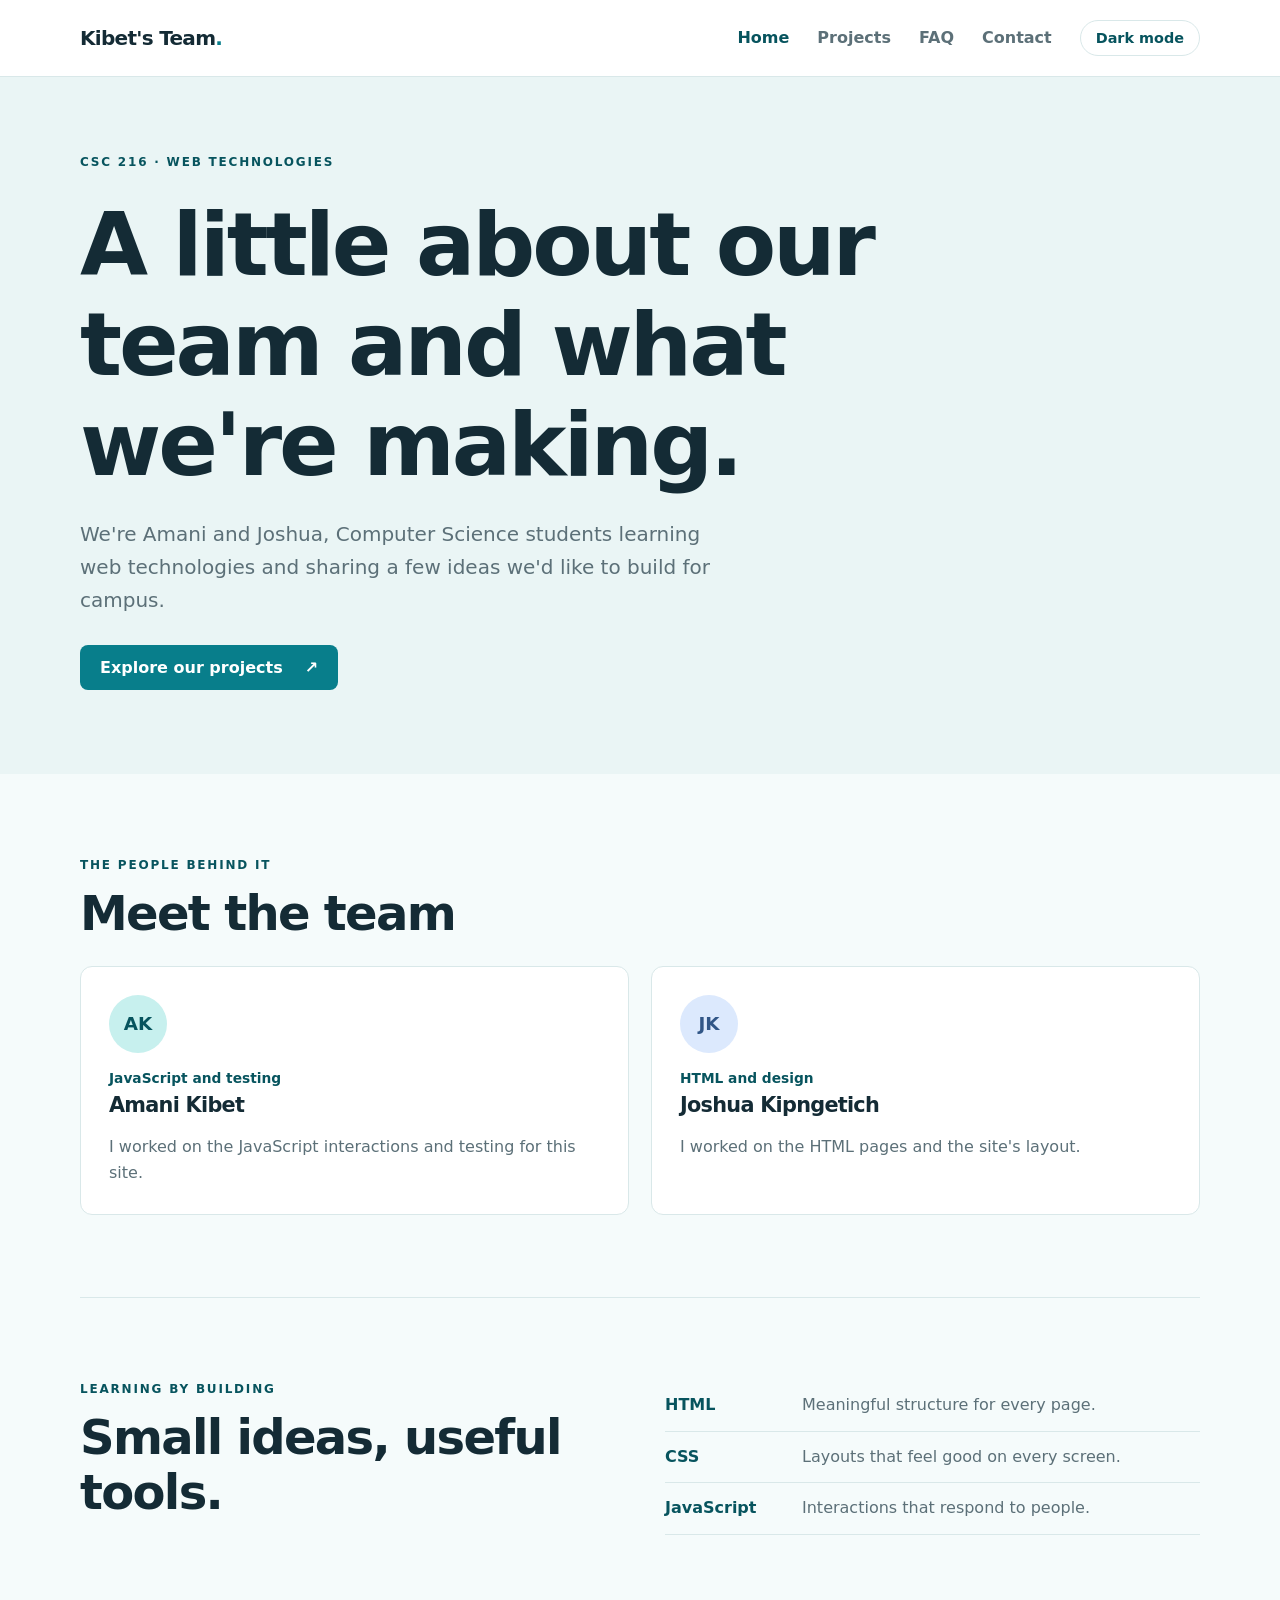
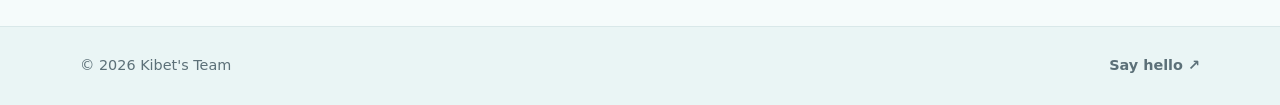
<file: index.html>
<!doctype html>
<html lang="en">
  <head>
    <meta charset="UTF-8" />
    <meta name="viewport" content="width=device-width, initial-scale=1.0" />
    <meta
      name="description"
      content="Kibet's Team builds useful web projects for campus life."
    />
    <title>Home | Kibet's Team</title>
    <link rel="stylesheet" href="css/styles.css" />
    <script src="js/script.js" defer></script>
  </head>
  <body>
    <a class="skip-link" href="#main">Skip to main content</a>
    <header class="site-header">
      <div class="container header-inner">
        <a class="logo" href="index.html">Kibet's Team<span>.</span></a>
        <button
          class="nav-toggle"
          type="button"
          aria-expanded="false"
          aria-controls="site-nav"
        >
          Menu
        </button>
        <nav id="site-nav" class="site-nav" aria-label="Main">
          <ul>
            <li><a href="index.html" aria-current="page">Home</a></li>
            <li><a href="projects.html">Projects</a></li>
            <li><a href="faq.html">FAQ</a></li>
            <li><a href="contact.html">Contact</a></li>
          </ul>
        </nav>
        <button class="theme-toggle" type="button" aria-pressed="false">
          Dark mode
        </button>
      </div>
    </header>
    <main id="main">
      <section class="hero">
        <div class="container hero-inner">
          <p class="eyebrow">CSC 216 · WEB TECHNOLOGIES</p>
          <h1>A little about our team and what we're making.</h1>
          <p class="lead">
            We're Amani and Joshua, Computer Science students learning web
            technologies and sharing a few ideas we'd like to build for campus.
          </p>
          <a class="button" href="projects.html"
            >Explore our projects <span aria-hidden="true">↗</span></a
          >
        </div>
      </section>
      <section class="container section" aria-labelledby="team-heading">
        <div class="section-heading">
          <p class="eyebrow">THE PEOPLE BEHIND IT</p>
          <h2 id="team-heading">Meet the team</h2>
        </div>
        <div class="team-grid">
          <article class="card profile-card">
            <div class="avatar" aria-hidden="true">AK</div>
            <p class="role">JavaScript and testing</p>
            <h3>Amani Kibet</h3>
            <p>
              I worked on the JavaScript interactions and testing for this site.
            </p>
          </article>
          <article class="card profile-card">
            <div class="avatar avatar-alt" aria-hidden="true">JK</div>
            <p class="role">HTML and design</p>
            <h3>Joshua Kipngetich</h3>
            <p>
              I worked on the HTML pages and the site's layout.
            </p>
          </article>
        </div>
      </section>
      <section
        class="container section learning"
        aria-labelledby="learning-heading"
      >
        <div>
          <p class="eyebrow">LEARNING BY BUILDING</p>
          <h2 id="learning-heading">Small ideas, useful tools.</h2>
        </div>
        <ul class="skill-list">
          <li>
            <strong>HTML</strong
            ><span>Meaningful structure for every page.</span>
          </li>
          <li>
            <strong>CSS</strong
            ><span>Layouts that feel good on every screen.</span>
          </li>
          <li>
            <strong>JavaScript</strong
            ><span>Interactions that respond to people.</span>
          </li>
        </ul>
      </section>
    </main>
    <footer class="site-footer">
      <div class="container footer-inner">
        <p>© <span id="year">2026</span> Kibet's Team</p>
        <a href="contact.html">Say hello <span aria-hidden="true">↗</span></a>
      </div>
    </footer>
  </body>
</html>
</file>
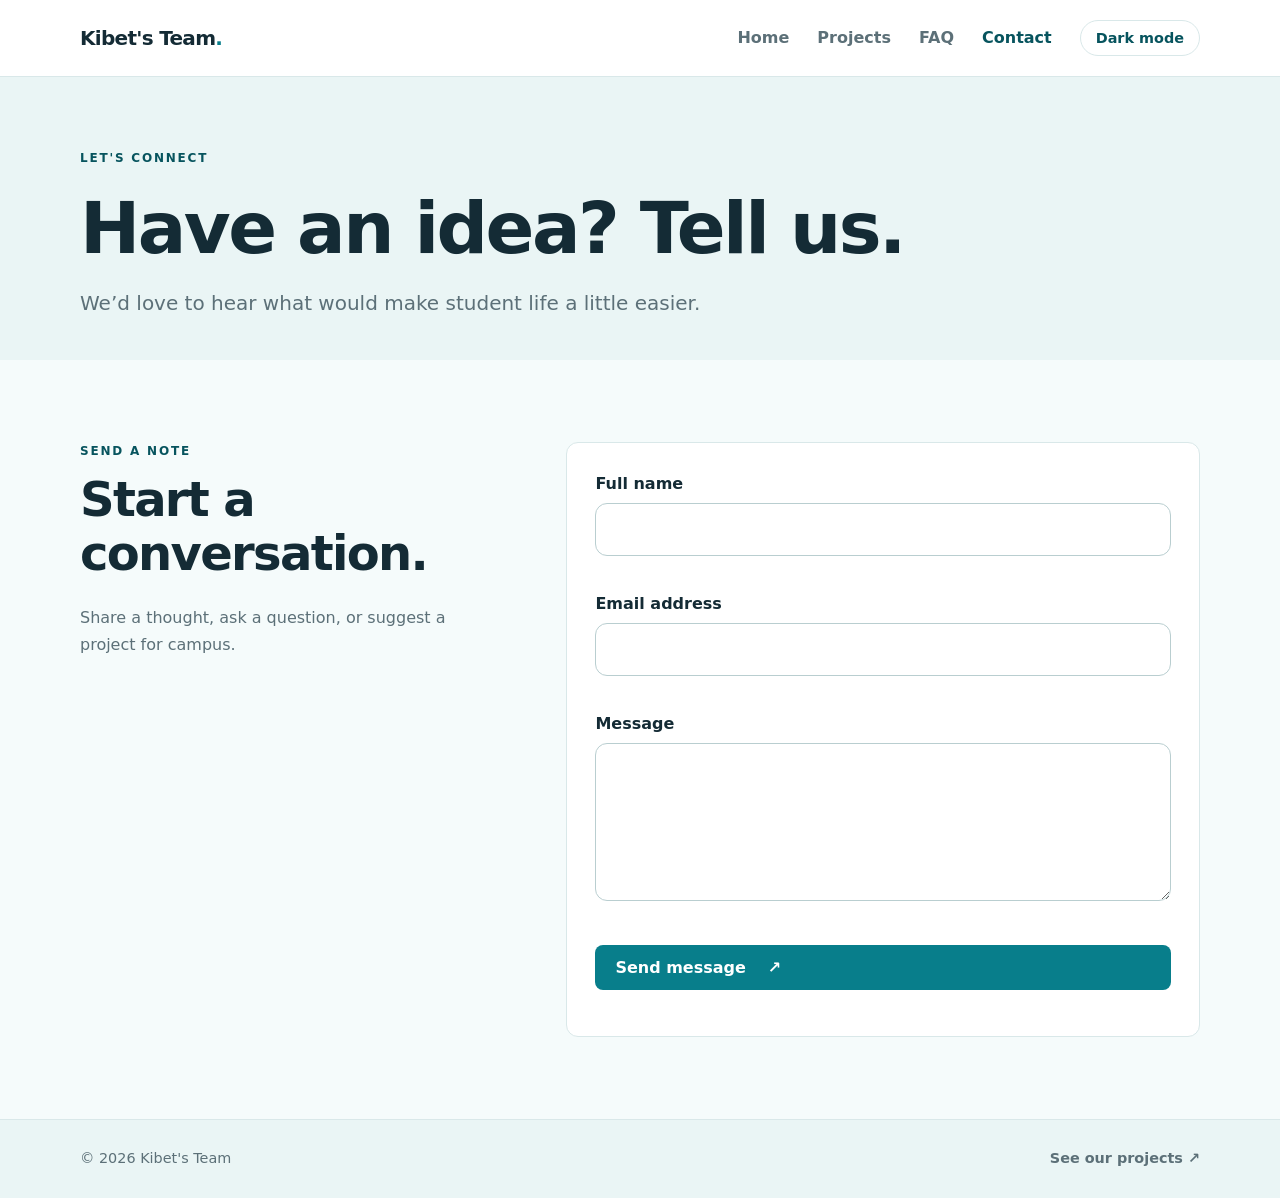
<file: contact.html>
<!doctype html>
<html lang="en">
  <head>
    <meta charset="UTF-8" />
    <meta name="viewport" content="width=device-width, initial-scale=1.0" />
    <meta
      name="description"
      content="Contact Kibet's Team about student focused web projects."
    />
    <title>Contact | Kibet's Team</title>
    <link rel="stylesheet" href="css/styles.css" />
    <script src="js/script.js" defer></script>
  </head>
  <body>
    <a class="skip-link" href="#main">Skip to main content</a>
    <header class="site-header">
      <div class="container header-inner">
        <a class="logo" href="index.html">Kibet's Team<span>.</span></a
        ><button
          class="nav-toggle"
          type="button"
          aria-expanded="false"
          aria-controls="site-nav"
        >
          Menu
        </button>
        <nav id="site-nav" class="site-nav" aria-label="Main">
          <ul>
            <li><a href="index.html">Home</a></li>
            <li><a href="projects.html">Projects</a></li>
            <li><a href="faq.html">FAQ</a></li>
            <li><a href="contact.html" aria-current="page">Contact</a></li>
          </ul>
        </nav>
        <button class="theme-toggle" type="button" aria-pressed="false">
          Dark mode
        </button>
      </div>
    </header>
    <main id="main">
      <section class="page-hero">
        <div class="container">
          <p class="eyebrow">LET'S CONNECT</p>
          <h1>Have an idea? Tell us.</h1>
          <p class="lead">
            We’d love to hear what would make student life a little easier.
          </p>
        </div>
      </section>
      <section class="container section contact-layout">
        <div>
          <p class="eyebrow">SEND A NOTE</p>
          <h2>Start a conversation.</h2>
          <p>
            Share a thought, ask a question, or suggest a project for campus.
          </p>
        </div>
        <form id="contact-form" class="contact-form" novalidate>
          <div class="form-field">
            <label for="name">Full name</label
            ><input
              id="name"
              name="name"
              autocomplete="name"
              required
              aria-describedby="name-error"
            /><small class="error" id="name-error"></small>
          </div>
          <div class="form-field">
            <label for="email">Email address</label
            ><input
              id="email"
              name="email"
              type="email"
              autocomplete="email"
              required
              aria-describedby="email-error"
            /><small class="error" id="email-error"></small>
          </div>
          <div class="form-field">
            <label for="message">Message</label
            ><textarea
              id="message"
              name="message"
              rows="5"
              required
              aria-describedby="message-error"
            ></textarea
            ><small class="error" id="message-error"></small>
          </div>
          <button class="button" type="submit">
            Send message <span aria-hidden="true">↗</span>
          </button>
          <p
            id="form-success"
            class="success-message"
            role="status"
            aria-live="polite"
          ></p>
        </form>
      </section>
    </main>
    <footer class="site-footer">
      <div class="container footer-inner">
        <p>© <span id="year">2026</span> Kibet's Team</p>
        <a href="projects.html"
          >See our projects <span aria-hidden="true">↗</span></a
        >
      </div>
    </footer>
  </body>
</html>
</file>
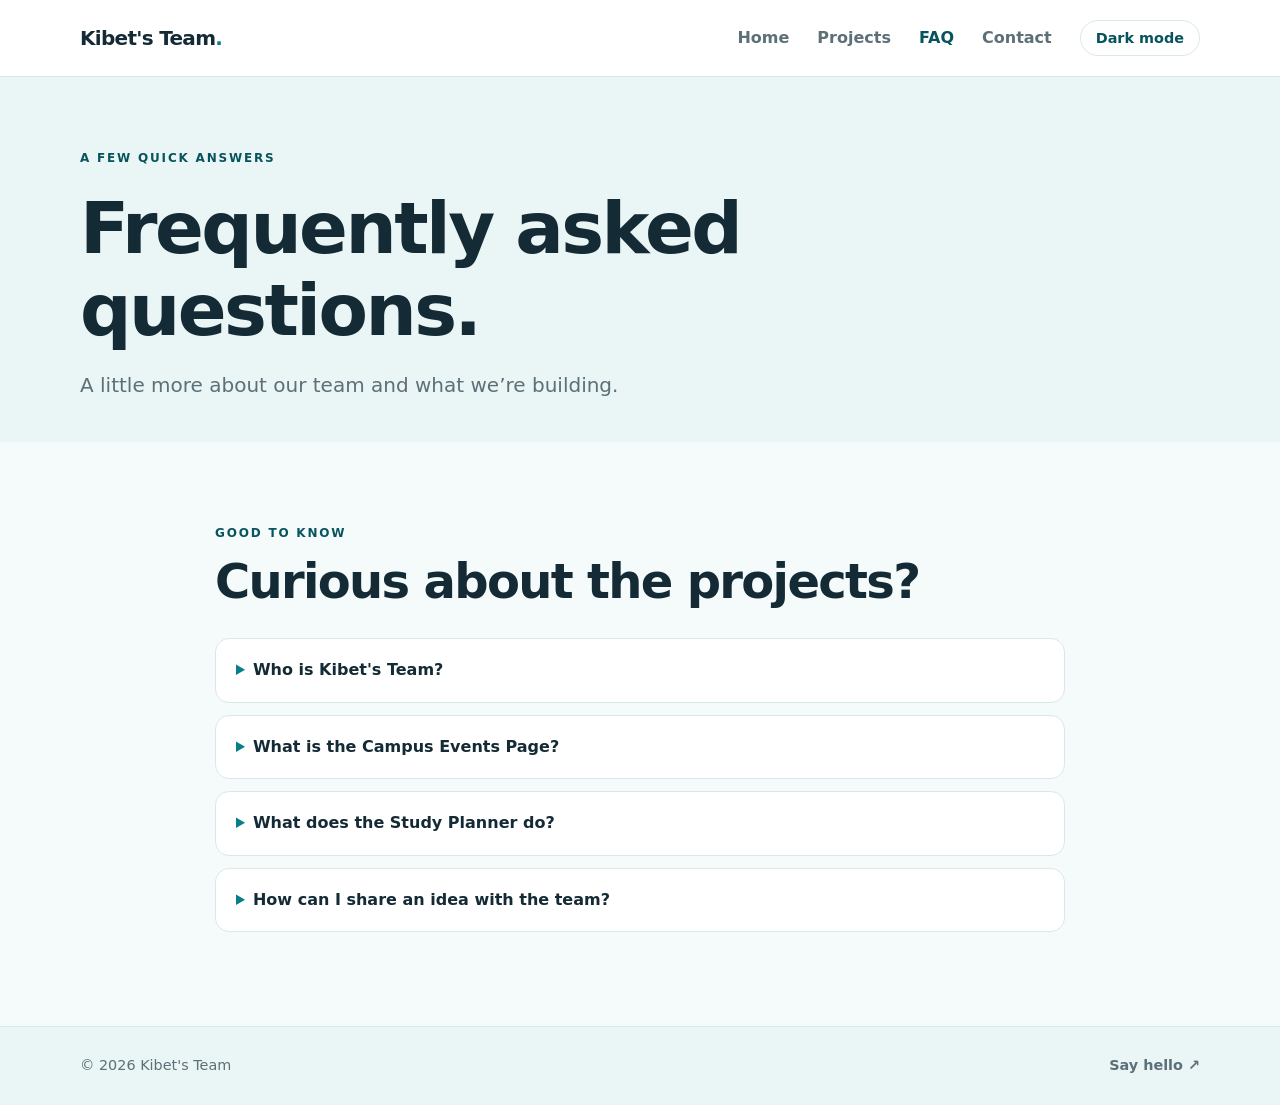
<file: faq.html>
<!doctype html>
<html lang="en">
  <head>
    <meta charset="UTF-8" />
    <meta name="viewport" content="width=device-width, initial-scale=1.0" />
    <meta
      name="description"
      content="Frequently asked questions about Kibet's Team and our student web projects."
    />
    <title>FAQ | Kibet's Team</title>
    <link rel="stylesheet" href="css/styles.css" />
    <script src="js/script.js" defer></script>
  </head>
  <body>
    <a class="skip-link" href="#main">Skip to main content</a>
    <header class="site-header">
      <div class="container header-inner">
        <a class="logo" href="index.html">Kibet's Team<span>.</span></a
        ><button
          class="nav-toggle"
          type="button"
          aria-expanded="false"
          aria-controls="site-nav"
        >
          Menu
        </button>
        <nav id="site-nav" class="site-nav" aria-label="Main">
          <ul>
            <li><a href="index.html">Home</a></li>
            <li><a href="projects.html">Projects</a></li>
            <li><a href="faq.html" aria-current="page">FAQ</a></li>
            <li><a href="contact.html">Contact</a></li>
          </ul>
        </nav>
        <button class="theme-toggle" type="button" aria-pressed="false">
          Dark mode
        </button>
      </div>
    </header>
    <main id="main">
      <section class="page-hero">
        <div class="container">
          <p class="eyebrow">A FEW QUICK ANSWERS</p>
          <h1>Frequently asked questions.</h1>
          <p class="lead">
            A little more about our team and what we’re building.
          </p>
        </div>
      </section>
      <section class="container section faq-list" aria-labelledby="faq-heading">
        <p class="eyebrow">GOOD TO KNOW</p>
        <h2 id="faq-heading">Curious about the projects?</h2>
        <details class="faq-item">
          <summary>Who is Kibet's Team?</summary>
          <p>
            We are Amani Kibet and Joshua Kipngetich, Computer Science students
            learning web technologies through small, useful projects.
          </p>
        </details>
        <details class="faq-item">
          <summary>What is the Campus Events Page?</summary>
          <p>
            It is our campus-life project idea for helping students discover
            talks, clubs, sports, and other activities in one place.
          </p>
        </details>
        <details class="faq-item">
          <summary>What does the Study Planner do?</summary>
          <p>
            It is a productivity project idea for organising assignments,
            revision, and study sessions across the week.
          </p>
        </details>
        <details class="faq-item">
          <summary>How can I share an idea with the team?</summary>
          <p>
            Visit our Contact page and use the form to write your suggestion.
            The current form is a front-end demonstration and does not send data
            to a server yet.
          </p>
        </details>
      </section>
    </main>
    <footer class="site-footer">
      <div class="container footer-inner">
        <p>© <span id="year">2026</span> Kibet's Team</p>
        <a href="contact.html">Say hello <span aria-hidden="true">↗</span></a>
      </div>
    </footer>
  </body>
</html>
</file>
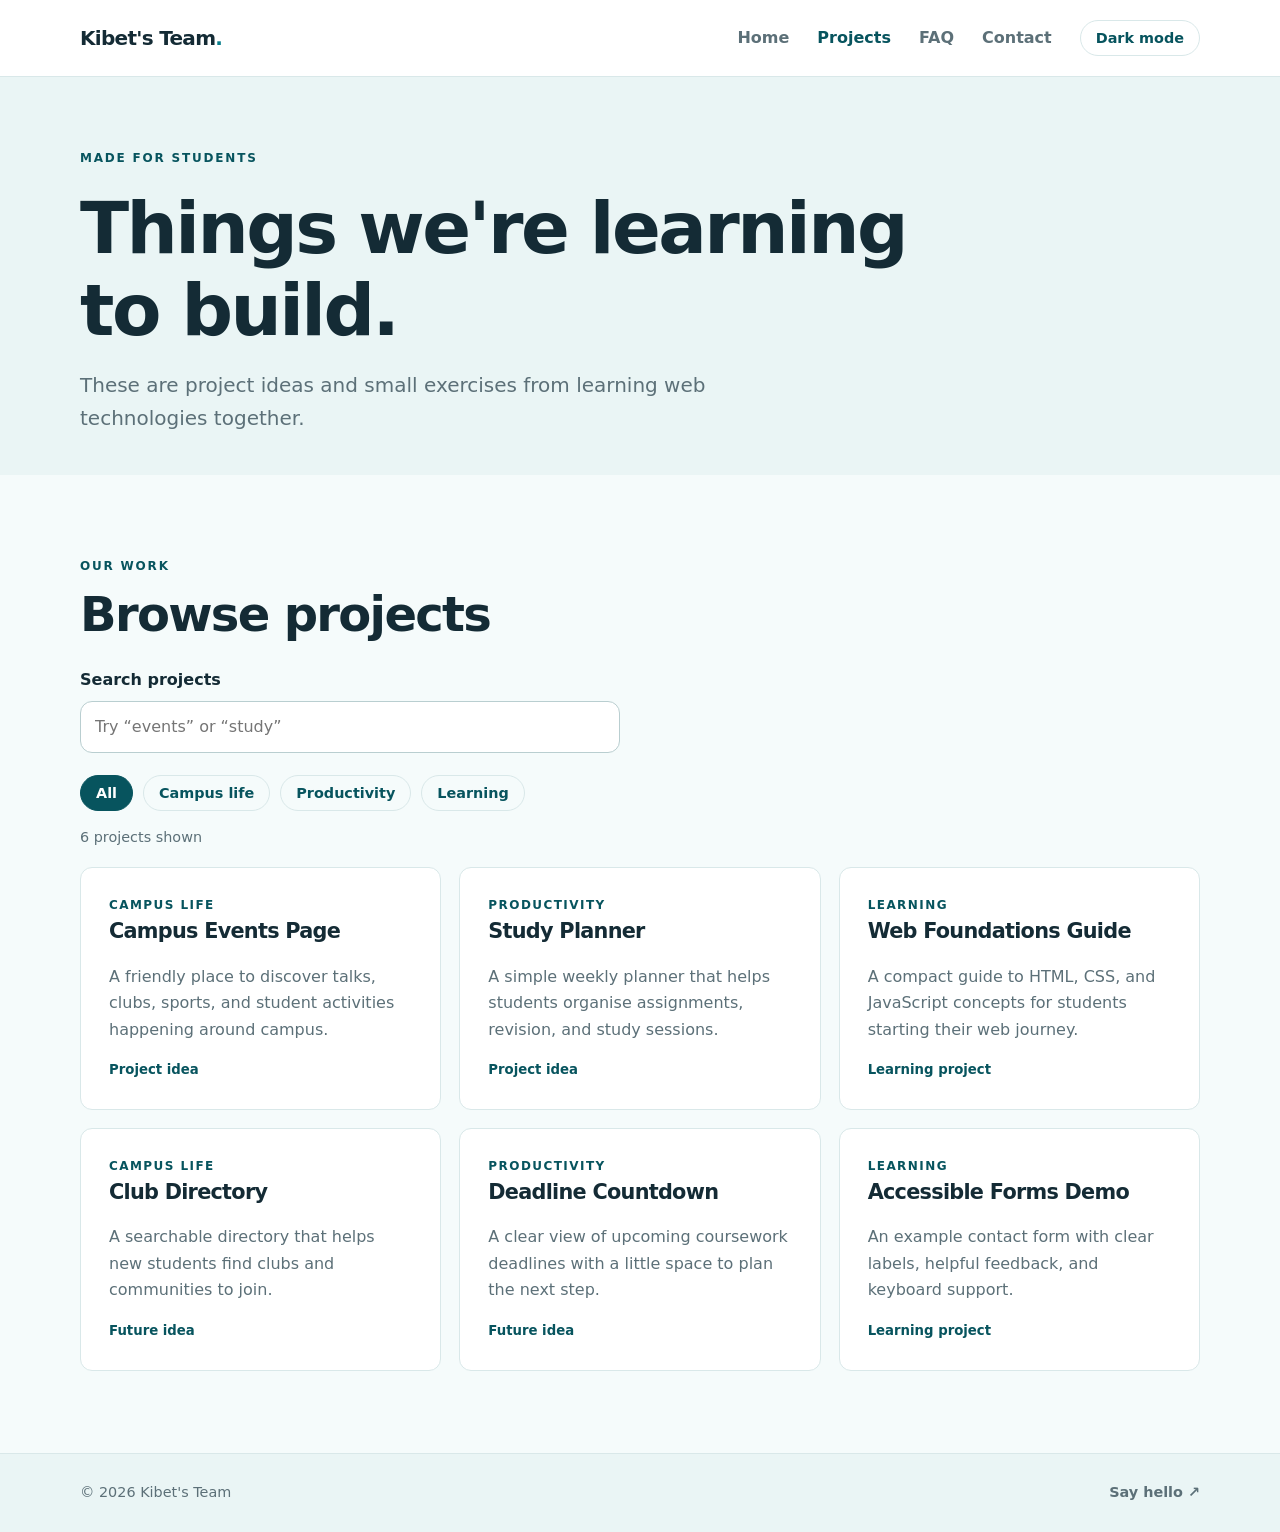
<file: projects.html>
<!doctype html>
<html lang="en">
  <head>
    <meta charset="UTF-8" />
    <meta name="viewport" content="width=device-width, initial-scale=1.0" />
    <meta
      name="description"
      content="Explore student focused projects by Kibet's Team."
    />
    <title>Projects | Kibet's Team</title>
    <link rel="stylesheet" href="css/styles.css" />
    <script src="js/script.js" defer></script>
  </head>
  <body>
    <a class="skip-link" href="#main">Skip to main content</a>
    <header class="site-header">
      <div class="container header-inner">
        <a class="logo" href="index.html">Kibet's Team<span>.</span></a
        ><button
          class="nav-toggle"
          type="button"
          aria-expanded="false"
          aria-controls="site-nav"
        >
          Menu
        </button>
        <nav id="site-nav" class="site-nav" aria-label="Main">
          <ul>
            <li><a href="index.html">Home</a></li>
            <li><a href="projects.html" aria-current="page">Projects</a></li>
            <li><a href="faq.html">FAQ</a></li>
            <li><a href="contact.html">Contact</a></li>
          </ul>
        </nav>
        <button class="theme-toggle" type="button" aria-pressed="false">
          Dark mode
        </button>
      </div>
    </header>
    <main id="main">
      <section class="page-hero">
        <div class="container">
          <p class="eyebrow">MADE FOR STUDENTS</p>
          <h1>Things we're learning to build.</h1>
          <p class="lead">
            These are project ideas and small exercises from learning web
            technologies together.
          </p>
        </div>
      </section>
      <section class="container section" aria-labelledby="project-heading">
        <div class="section-heading">
          <p class="eyebrow">OUR WORK</p>
          <h2 id="project-heading">Browse projects</h2>
        </div>
        <label class="search-label" for="project-search">Search projects</label
        ><input
          id="project-search"
          class="search-input"
          type="search"
          placeholder="Try “events” or “study”"
          autocomplete="off"
        />
        <div
          class="filter-bar"
          role="group"
          aria-label="Filter projects by category"
        >
          <button
            class="filter-button is-active"
            type="button"
            data-filter="all"
            aria-pressed="true"
          >
            All</button
          ><button
            class="filter-button"
            type="button"
            data-filter="campus-life"
            aria-pressed="false"
          >
            Campus life</button
          ><button
            class="filter-button"
            type="button"
            data-filter="productivity"
            aria-pressed="false"
          >
            Productivity</button
          ><button
            class="filter-button"
            type="button"
            data-filter="learning"
            aria-pressed="false"
          >
            Learning
          </button>
        </div>
        <p id="project-count" class="result-count" aria-live="polite"></p>
        <div id="project-grid" class="project-grid"></div>
      </section>
    </main>
    <footer class="site-footer">
      <div class="container footer-inner">
        <p>© <span id="year">2026</span> Kibet's Team</p>
        <a href="contact.html">Say hello <span aria-hidden="true">↗</span></a>
      </div>
    </footer>
  </body>
</html>
</file>
<file: css/styles.css>
:root {
  color-scheme: light;
  --color-primary: #087e8b;
  --color-primary-dark: #07545e;
  --ink: #142b35;
  --muted: #5c7078;
  --paper: #f5fbfb;
  --surface: #fff;
  --line: #d9e8e9;
  --accent: #c7f0ee;
  --shadow: none;
  --radius: 12px;
}
* {
  box-sizing: border-box;
}
html {
  scroll-behavior: smooth;
}
body {
  margin: 0;
  background: var(--paper);
  color: var(--ink);
  font-family: system-ui, sans-serif;
  line-height: 1.65;
}
h1,
h2,
h3,
.logo {
  font-family: system-ui, sans-serif;
  line-height: 1.14;
  letter-spacing: -0.035em;
}
h1 {
  font-size: clamp(2.7rem, 7vw, 5.5rem);
  max-width: 850px;
  margin: 0.25em 0;
}
h2 {
  font-size: clamp(2rem, 4vw, 3rem);
  margin: 0.2em 0 0.5em;
}
h3 {
  font-size: 1.3rem;
  margin: 0.25rem 0;
}
.container {
  width: min(1120px, calc(100% - 40px));
  margin-inline: auto;
}
.site-header {
  background: var(--surface);
  border-bottom: 1px solid var(--line);
  position: sticky;
  top: 0;
  z-index: 5;
}
.header-inner {
  min-height: 76px;
  display: flex;
  align-items: center;
  gap: 28px;
}
.logo {
  font-weight: 800;
  text-decoration: none;
  color: var(--ink);
  font-size: 1.25rem;
  margin-right: auto;
}
.logo span {
  color: var(--color-primary);
}
.site-nav ul {
  display: flex;
  gap: 28px;
  list-style: none;
  margin: 0;
  padding: 0;
}
.site-nav a,
.footer-inner a {
  color: var(--muted);
  text-decoration: none;
  font-weight: 600;
}
.site-nav a:hover,
.site-nav a[aria-current="page"],
.footer-inner a:hover {
  color: var(--color-primary-dark);
}
a:focus-visible,
button:focus-visible,
input:focus-visible,
textarea:focus-visible {
  outline: 3px solid #f0a93b;
  outline-offset: 3px;
}
.nav-toggle {
  display: none;
}
.theme-toggle,
.filter-button {
  background: transparent;
  color: var(--color-primary-dark);
  border: 1px solid var(--line);
  border-radius: 999px;
  padding: 9px 15px;
  font: 600 0.9rem system-ui, sans-serif;
  cursor: pointer;
}
.hero {
  padding: 76px 0 84px;
  background: #eaf5f5;
}
.hero-inner {
  position: relative;
}
.eyebrow {
  font-size: 0.75rem;
  letter-spacing: 0.15em;
  font-weight: 700;
  color: var(--color-primary-dark);
  margin: 0 0 10px;
}
.lead {
  font-size: clamp(1.05rem, 2vw, 1.25rem);
  color: var(--muted);
  max-width: 640px;
  margin: 0 0 28px;
}
.button {
  display: inline-flex;
  align-items: center;
  gap: 22px;
  background: var(--color-primary);
  color: white;
  border: 0;
  border-radius: 8px;
  padding: 13px 20px;
  text-decoration: none;
  font: 700 1rem system-ui, sans-serif;
  cursor: pointer;
  transition: background 0.2s;
}
.button:hover {
  background: var(--color-primary-dark);
}
.section {
  padding-top: 82px;
  padding-bottom: 82px;
}
.section-heading {
  margin-bottom: 26px;
}
.team-grid {
  display: grid;
  grid-template-columns: repeat(2, minmax(0, 1fr));
  gap: 22px;
}
.card,
.contact-form {
  background: var(--surface);
  border: 1px solid var(--line);
  border-radius: var(--radius);
  padding: 28px;
  box-shadow: var(--shadow);
}
.profile-card p:last-child {
  color: var(--muted);
  margin-bottom: 0;
}
.role {
  color: var(--color-primary-dark);
  font-size: 0.86rem;
  font-weight: 700;
  margin: 14px 0 4px;
}
.avatar {
  width: 58px;
  height: 58px;
  border-radius: 50%;
  background: var(--accent);
  color: var(--color-primary-dark);
  display: grid;
  place-items: center;
  font-weight: 800;
  font-size: 1.15rem;
}
.avatar-alt {
  background: #dce9fd;
  color: #315687;
}
.learning {
  display: grid;
  grid-template-columns: 1fr 1fr;
  gap: 50px;
  align-items: start;
  border-top: 1px solid var(--line);
}
.skill-list {
  list-style: none;
  padding: 0;
  margin: 0;
}
.skill-list li {
  display: flex;
  gap: 22px;
  border-bottom: 1px solid var(--line);
  padding: 12px 0;
}
.skill-list strong {
  min-width: 115px;
  color: var(--color-primary-dark);
}
.skill-list span {
  color: var(--muted);
}
.site-footer {
  background: #eaf5f5;
  border-top: 1px solid var(--line);
}
.footer-inner {
  min-height: 78px;
  display: flex;
  align-items: center;
  justify-content: space-between;
  color: var(--muted);
  font-size: 0.9rem;
}
.footer-inner p {
  margin: 0;
}
.page-hero {
  padding: 72px 0 40px;
  background: #eaf5f5;
}
.page-hero h1 {
  font-size: clamp(2.6rem, 6vw, 4.5rem);
}
.page-hero .lead {
  margin-bottom: 0;
}
.search-label {
  display: block;
  font-weight: 700;
  margin-bottom: 7px;
}
.search-input,
.form-field input,
.form-field textarea {
  width: 100%;
  font: inherit;
  color: var(--ink);
  background: var(--surface);
  border: 1px solid #b9ced0;
  border-radius: 12px;
  padding: 12px 14px;
}
.search-input {
  max-width: 540px;
}
.filter-bar {
  display: flex;
  gap: 10px;
  flex-wrap: wrap;
  margin: 22px 0 8px;
}
.filter-button:hover,
.filter-button.is-active {
  background: var(--color-primary-dark);
  border-color: var(--color-primary-dark);
  color: white;
}
.result-count {
  font-size: 0.9rem;
  color: var(--muted);
  min-height: 1.5em;
}
.project-grid {
  display: grid;
  grid-template-columns: repeat(3, minmax(0, 1fr));
  gap: 18px;
  margin-top: 18px;
}
.project-card {
  min-height: 225px;
  display: flex;
  flex-direction: column;
}
.project-card .tag {
  font-size: 0.75rem;
  text-transform: uppercase;
  letter-spacing: 0.12em;
  color: var(--color-primary-dark);
  font-weight: 700;
}
.project-card p {
  color: var(--muted);
}
.project-card .project-status {
  margin-top: auto;
  font-size: 0.83rem;
  font-weight: 700;
  color: var(--color-primary-dark);
}
.contact-layout {
  display: grid;
  grid-template-columns: 0.8fr 1.2fr;
  gap: 64px;
  align-items: start;
}
.contact-layout > div p:last-child {
  color: var(--muted);
}
.contact-form {
  display: grid;
  gap: 18px;
}
.form-field label {
  display: block;
  font-weight: 700;
  margin-bottom: 6px;
}
.form-field input[aria-invalid="true"],
.form-field textarea[aria-invalid="true"] {
  border-color: #b42318;
}
.error {
  display: block;
  color: #b42318;
  min-height: 1.3em;
}
.success-message {
  color: var(--color-primary-dark);
  font-weight: 700;
  margin: 0;
}
.skip-link {
  position: absolute;
  left: 12px;
  top: -60px;
  background: var(--ink);
  color: white;
  padding: 10px 14px;
  border-radius: 8px;
  z-index: 10;
}
.skip-link:focus {
  top: 12px;
}
body.dark {
  color-scheme: dark;
  --ink: #e5f1f2;
  --muted: #a9c0c4;
  --paper: #102126;
  --surface: #172e34;
  --line: #2d484e;
  --accent: #214b50;
  --shadow: none;
}
body.dark .site-header {
  background: var(--surface);
}
body.dark .hero,
body.dark .page-hero {
  background: #19383d;
}
body.dark .site-footer {
  background: #132a30;
}
body.dark .avatar-alt {
  background: #293d55;
  color: #c5d9ff;
}
body.dark .form-field input,
body.dark .form-field textarea,
body.dark .search-input {
  border-color: #456269;
}
body.dark .error {
  color: #ffaaa3;
}
body.dark .form-field input[aria-invalid="true"],
body.dark .form-field textarea[aria-invalid="true"] {
  border-color: #ffaaa3;
}
@media (max-width: 760px) {
  .container {
    width: min(100% - 32px, 600px);
  }
  .header-inner {
    min-height: 68px;
    gap: 10px;
    flex-wrap: wrap;
  }
  .nav-toggle {
    display: block;
    order: 2;
    background: transparent;
    border: 1px solid var(--line);
    border-radius: 999px;
    padding: 8px 13px;
    color: var(--ink);
    font: 600 0.9rem system-ui, sans-serif;
  }
  .theme-toggle {
    order: 3;
    padding: 8px 12px;
  }
  .site-nav {
    display: none;
    order: 4;
    width: 100%;
    padding: 0 0 14px;
  }
  .site-nav.is-open {
    display: block;
  }
  .site-nav ul {
    flex-direction: column;
    gap: 4px;
  }
  .site-nav a {
    display: block;
    padding: 7px 0;
  }
  .hero {
    padding: 72px 0 80px;
  }
  .section {
    padding-top: 60px;
    padding-bottom: 60px;
  }
  .team-grid,
  .learning,
  .contact-layout {
    grid-template-columns: 1fr;
    gap: 20px;
  }
  .project-grid {
    grid-template-columns: repeat(2, minmax(0, 1fr));
  }
  .contact-layout {
    gap: 8px;
  }
  .skill-list li {
    gap: 12px;
  }
  .skill-list strong {
    min-width: 95px;
  }
}
@media (max-width: 480px) {
  .header-inner {
    gap: 8px;
  }
  .logo {
    font-size: 1.08rem;
  }
  .theme-toggle,
  .nav-toggle {
    font-size: 0.8rem;
    padding: 7px 10px;
  }
  .project-grid {
    grid-template-columns: 1fr;
  }
  .card,
  .contact-form {
    padding: 22px;
  }
  .hero {
    padding: 60px 0;
  }
  .footer-inner {
    gap: 12px;
  }
}

.faq-list {
  max-width: 850px;
}
.faq-list h2 {
  margin-bottom: 30px;
}
.faq-item {
  background: var(--surface);
  border: 1px solid var(--line);
  border-radius: 14px;
  padding: 18px 20px;
  margin: 12px 0;
  box-shadow: var(--shadow);
}
.faq-item summary {
  font-weight: 700;
  cursor: pointer;
  color: var(--ink);
}
.faq-item summary::marker {
  color: var(--color-primary);
}
.faq-item p {
  color: var(--muted);
  margin-bottom: 0;
}
</file>
